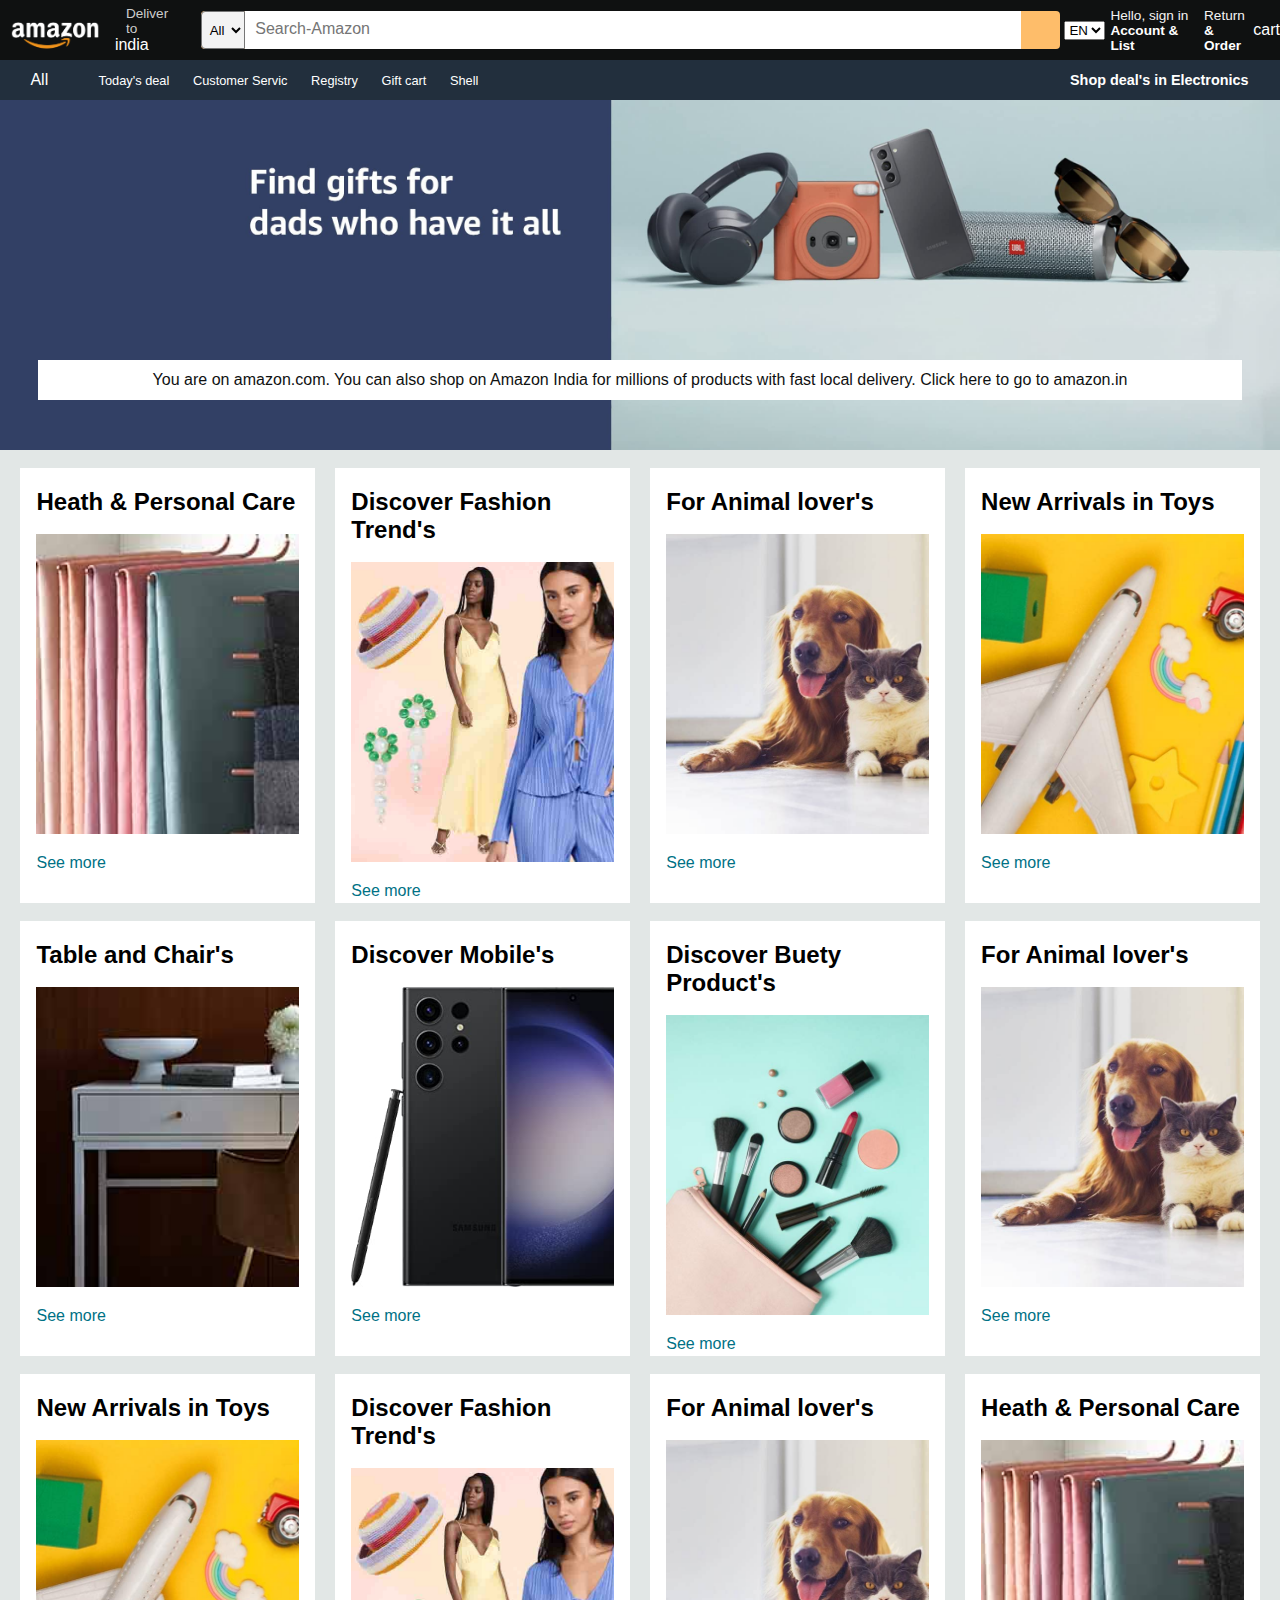
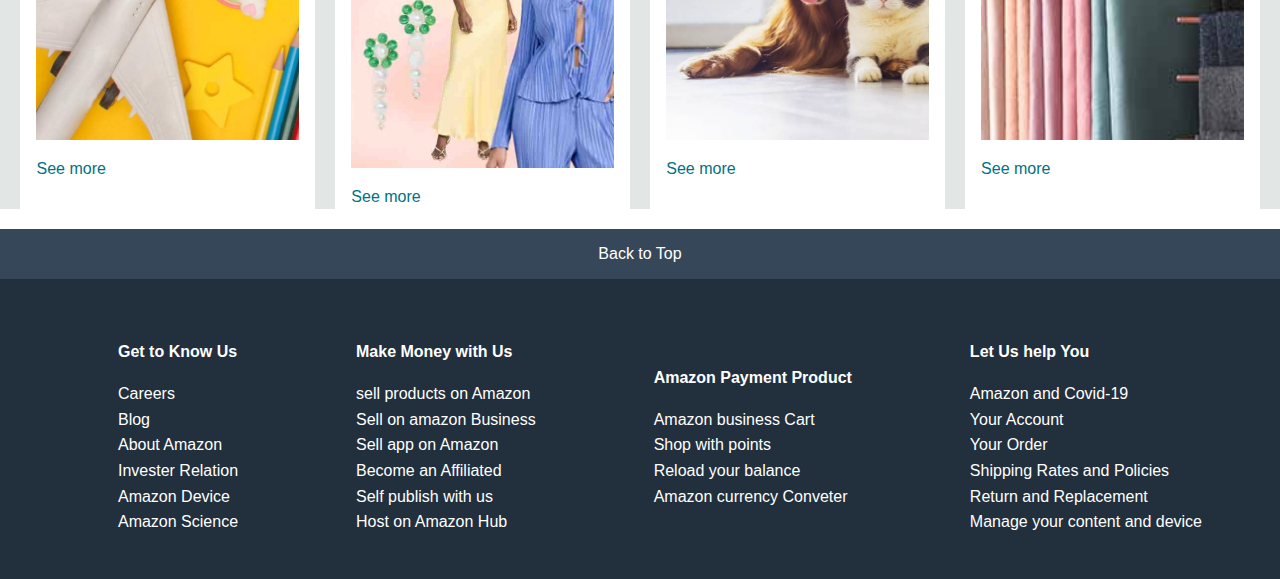
<file: index.html>
<!DOCTYPE html>
<html lang="en">

<head>
    <meta charset="UTF-8">
    <meta name="viewport" content="width=device-width, initial-scale=1.0">
    <title>Document</title>
    <link rel="stylesheet" href="https://cdnjs.cloudflare.com/ajax/libs/font-awesome/6.4.0/css/all.min.css"
        integrity="sha512-iecdLmaskl7CVkqkXNQ/ZH/XLlvWZOJyj7Yy7tcenmpD1ypASozpmT/E0iPtmFIB46ZmdtAc9eNBvH0H/ZpiBw=="
        crossorigin="anonymous" referrerpolicy="no-referrer" />
    <link rel="stylesheet" href="./amazon.css">
</head>

<body>
    <header>
        <div class="navbar">
            <div class="nav-logo border">
                <div class="logo">
                </div>
            </div>
            <div class="nav-address border">
                <p class="first-address ">Deliver to</p>
                <div class="icon-address ">
                    <i class="fa-sharp fa-solid fa-location-dot"></i>
                    <p class="second-address">india</p>
                </div>
            </div>
            <div class="nav-search search-border">
                <select name="" id="" class="search-select">
                    <option value="all">All</option>
                </select>
                <input type="text" placeholder="Search-Amazon" class="search-input">
                <div class="search-icon">
                    <i class="fa-solid fa-magnifying-glass"></i>
                </div>
            </div>
            <div class="language border">
                <i class="fa-solid fa-flag-usa" class="language-icon"></i>
                <select name="" id="" class="language-select">
                    <option value="" class="language-option">EN</option>
                </select>
            </div>

            <div class="sign-in border">
                <p class="sign-hello">Hello, sign in</p>
                <p class="sign-a">Account & List</p>
            </div>

            <div class="sign-in border">
                <p class="sign-hello">Return</p>
                <p class="sign-a">& Order</p>
            </div>

            <div class="cart">
                <i class="fa-solid fa-cart-shopping" class="cart-logo"></i>
                <p>cart</p>
            </div>
        </div>

        <div class="panel">
            <div class="panel-All">
                <i class="fa-solid fa-bars"></i>
                All
            </div>

            <div class="panel-item">
                <p>Today's deal</p>
                <p>Customer Servic</p>
                <p>Registry</p>
                <p>Gift cart</p>
                <p>Shell</p>
            </div>
            <div class="panel-last border">
                <p>Shop deal's in Electronics</p>
            </div>
        </div>
    </header>

    <div class="hero-section">
        <div class="hero-messege">
            <p>You are on amazon.com. You can also shop on Amazon India for millions of products with fast local
                delivery. <a href="#" style="text-decoration: none; color: #0f1111;">Click here to go to amazon.in</a>
            </p>
        </div>
    </div>

    <div class="cart-section">
        <div class="box1 box">
            <div class="box-content">
                <h2>Heath & Personal Care</h2>
                <div class="box-img" style="background-image: url('./box1_image.jpg');"></div>
                <p class="see-more">See more</p>
            </div>
        </div>
        <div class="box2 box">
            <div class="box-content">
                <h2>Discover Fashion Trend's</h2>
                <div class="box-img" style="background-image: url('./box8_image.jpg');"></div>
                <p class="see-more">See more</p>
            </div>
        </div>
        <div class="box3 box">
            <div class="box-content">
                <h2>For Animal lover's</h2>
                <div class="box-img" style="background-image: url('./box6_image.jpg');"></div>
                <p class="see-more">See more</p>
            </div>
        </div>
        <div class="box4 box">
            <div class="box-content">
                <h2>New Arrivals in Toys</h2>
                <div class="box-img" style="background-image: url('./box7_image.jpg');"></div>
                <p class="see-more">See more</p>
            </div>
        </div>
    </div>

    <div class="cart-section">
        <div class="box1 box">
            <div class="box-content">
                <h2>Table and Chair's</h2>
                <div class="box-img" style="background-image: url('./box3_image.jpg');"></div>
                <p class="see-more">See more</p>
            </div>
        </div>
        <div class="box2 box">
            <div class="box-content">
                <h2>Discover Mobile's</h2>
                <div class="box-img" style="background-image: url('./box4_image.jpg');"></div>
                <p class="see-more">See more</p>
            </div>
        </div>
        <div class="box4 box">
            <div class="box-content">
                <h2>Discover Buety Product's</h2>
                <div class="box-img" style="background-image: url('./box5_image.jpg');"></div>
                <p class="see-more">See more</p>
            </div>
        </div>
        <div class="box3 box">
            <div class="box-content">
                <h2>For Animal lover's</h2>
                <div class="box-img" style="background-image: url('./box6_image.jpg');"></div>
                <p class="see-more">See more</p>
            </div>
        </div>

    </div>

    <div class="cart-section">
        <div class="box4 box">
            <div class="box-content">
                <h2>New Arrivals in Toys</h2>
                <div class="box-img" style="background-image: url('./box7_image.jpg');"></div>
                <p class="see-more">See more</p>
            </div>
        </div>
        <div class="box2 box">
            <div class="box-content">
                <h2>Discover Fashion Trend's</h2>
                <div class="box-img" style="background-image: url('./box8_image.jpg');"></div>
                <p class="see-more">See more</p>
            </div>
        </div>
        <div class="box3 box">
            <div class="box-content">
                <h2>For Animal lover's</h2>
                <div class="box-img" style="background-image: url('./box6_image.jpg');"></div>
                <p class="see-more">See more</p>
            </div>
        </div>
        <div class="box1 box">
            <div class="box-content">
                <h2>Heath & Personal Care</h2>
                <div class="box-img" style="background-image: url('./box1_image.jpg');"></div>
                <p class="see-more">See more</p>
            </div>
        </div>

    </div>

    <footer>
        <div class="foot-panel">
            <div class="foot1">
                <p>Back to Top</p>
            </div>

            <div class="foot2">
                <ul>
                    <p style="color: white;">Get to Know Us</p>
                    <a href="">Careers</a>
                    <a href="">Blog</a>
                    <a href="">About Amazon</a>
                    <a href="">Invester Relation</a>
                    <a href="">Amazon Device</a>
                    <a href="">Amazon Science</a>
                </ul>
                <ul>
                    <p style="color: white;">Make Money with Us</p>
                    <a href="">sell products on Amazon</a>
                    <a href="">Sell on amazon Business</a>
                    <a href="">Sell app on Amazon</a>
                    <a href="">Become an Affiliated</a>
                    <a href="">Self publish with us</a>
                    <a href="">Host on Amazon Hub</a>
                </ul>
                <ul>
                    <p style="color: white;">Amazon Payment Product</p>
                    <a href="">Amazon business Cart</a>
                    <a href="">Shop with points</a>
                    <a href="">Reload your balance</a>
                    <a href="">Amazon currency Conveter</a>
                </ul>
                <ul>
                    <p style="color: white;">Let Us help You</p>
                    <a href="">Amazon and Covid-19</a>
                    <a href="">Your Account</a>
                    <a href="">Your Order</a>
                    <a href="">Shipping Rates and Policies</a>
                    <a href="">Return and Replacement</a>
                    <a href="">Manage your content and device</a>
                </ul>

            </div>
        </div>
    </footer>
</body>

</html>
</file>
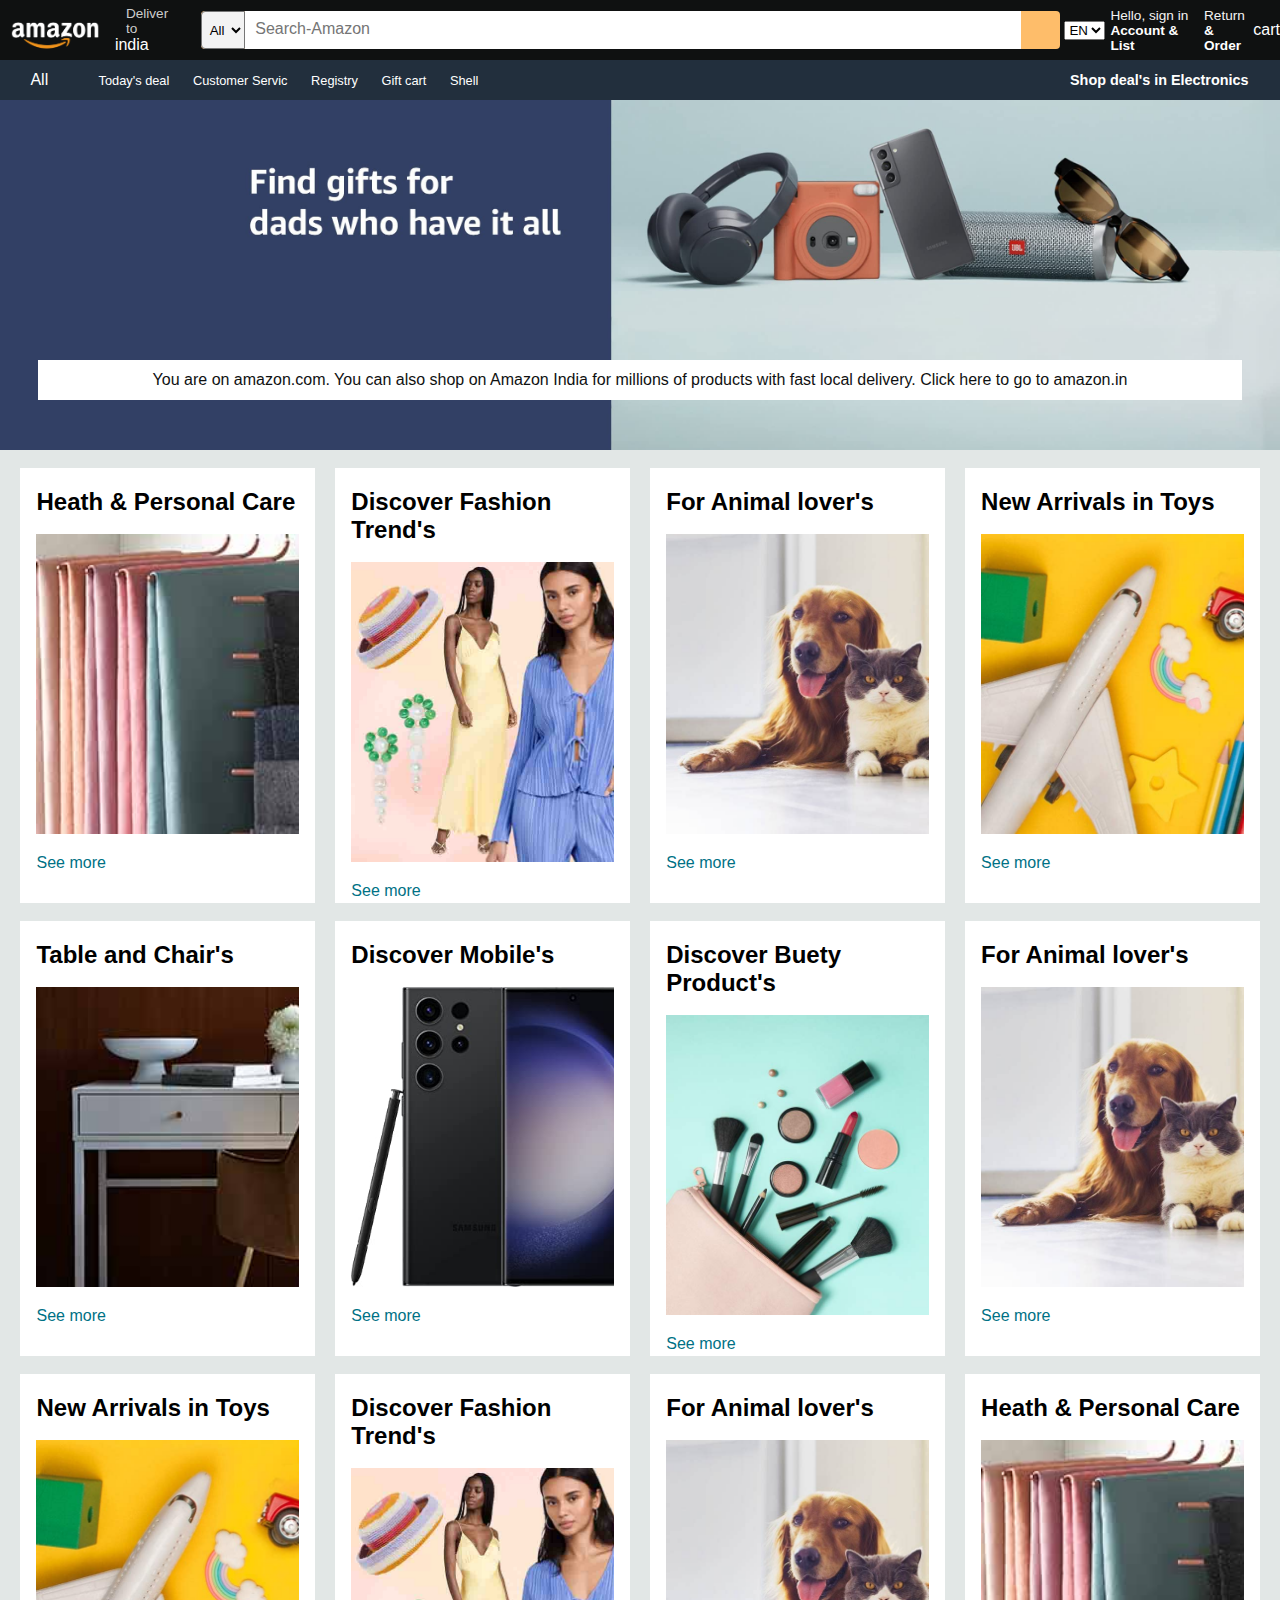
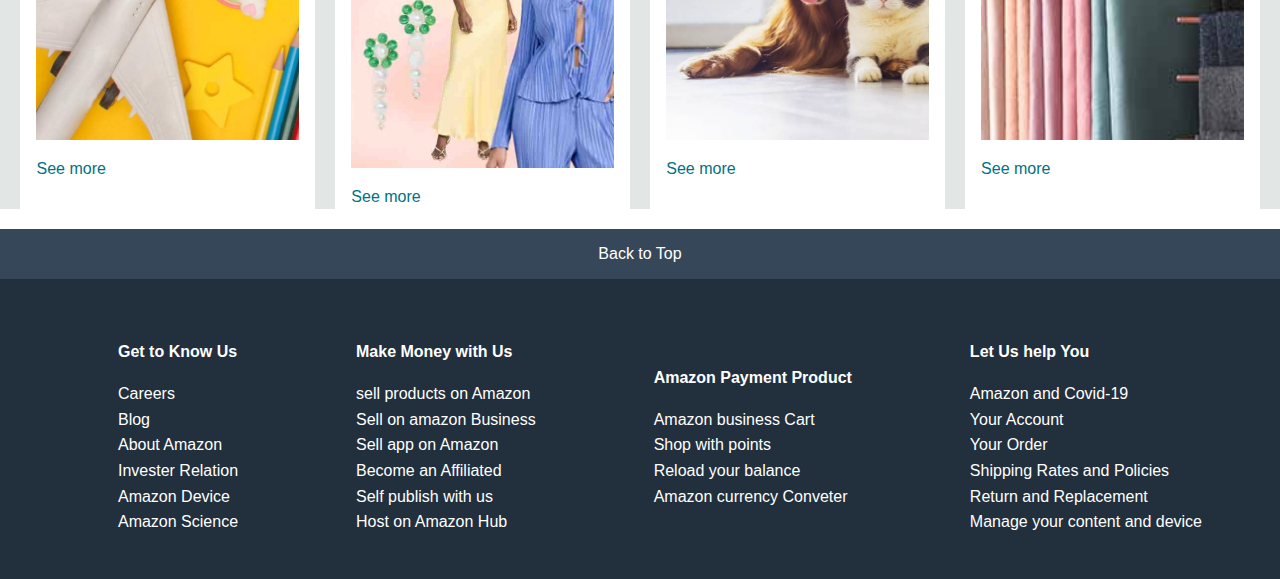
<file: amazon.html>
<!DOCTYPE html>
<html lang="en">
<head>
    <meta charset="UTF-8">
    <meta name="viewport" content="width=device-width, initial-scale=1.0">
    <title>Document</title>
    <link rel="stylesheet" href="https://cdnjs.cloudflare.com/ajax/libs/font-awesome/6.4.0/css/all.min.css" integrity="sha512-iecdLmaskl7CVkqkXNQ/ZH/XLlvWZOJyj7Yy7tcenmpD1ypASozpmT/E0iPtmFIB46ZmdtAc9eNBvH0H/ZpiBw==" crossorigin="anonymous" referrerpolicy="no-referrer" />
    <link rel="stylesheet" href="./amazon.css">
</head>
<body>
    <header>
        <div class="navbar">
            <div class="nav-logo border">
                <div class="logo">
                </div>
            </div>
            <div class="nav-address border">
                <p class="first-address ">Deliver to</p>
                <div class="icon-address ">
                    <i class="fa-sharp fa-solid fa-location-dot"></i>
                    <p class="second-address">india</p>
                </div>
            </div>
            <div class="nav-search search-border">
                <select name="" id="" class="search-select">
                    <option value="all">All</option>
                </select>
                <input type="text" placeholder="Search-Amazon" class="search-input">
                <div class="search-icon">
                    <i class="fa-solid fa-magnifying-glass"></i>
                </div>
            </div>
            <div class="language border">
                <i class="fa-solid fa-flag-usa" class="language-icon"></i>
                <select name="" id="" class="language-select">
                    <option value="" class="language-option">EN</option>
                </select>
            </div>

            <div class="sign-in border">
                <p class="sign-hello">Hello, sign in</p>
                <p class="sign-a">Account & List</p>
            </div>

            <div class="sign-in border">
                <p class="sign-hello">Return</p>
                <p class="sign-a">& Order</p>
            </div>

            <div class="cart">
                <i class="fa-solid fa-cart-shopping" class="cart-logo"></i>
                <p>cart</p>
            </div>
        </div>

        <div class="panel">
            <div class="panel-All">
                <i class="fa-solid fa-bars"></i>
                All
            </div>

            <div class="panel-item">
                <p>Today's deal</p>
                <p>Customer Servic</p>
                <p>Registry</p>
                <p>Gift cart</p>
                <p>Shell</p>
            </div>
            <div class="panel-last border">
                <p>Shop deal's in Electronics</p>
            </div>
        </div>
    </header>

    <div class="hero-section">
        <div class="hero-messege">
            <p>You are on amazon.com. You can also shop on Amazon India for millions of products with fast local delivery. <a href="#" style="text-decoration: none; color: #0f1111;">Click here to go to amazon.in</a></p>
        </div>
    </div>

    <div class="cart-section">
        <div class="box1 box">
            <div class="box-content">
                <h2>Heath & Personal Care</h2>
                <div class="box-img" style="background-image: url('./box1_image.jpg');"></div>
                <p class="see-more">See more</p>
            </div>
        </div>
        <div class="box2 box"><div class="box-content">
            <h2>Discover  Fashion Trend's</h2>
            <div class="box-img" style="background-image: url('./box8_image.jpg');"></div>
            <p class="see-more">See more</p>
        </div></div>
        <div class="box3 box"><div class="box-content">
            <h2>For Animal lover's</h2>
            <div class="box-img" style="background-image: url('./box6_image.jpg');"></div>
            <p class="see-more">See more</p>
        </div></div>
        <div class="box4 box"><div class="box-content">
            <h2>New Arrivals in Toys</h2>
            <div class="box-img" style="background-image: url('./box7_image.jpg');"></div>
            <p class="see-more">See more</p>
        </div></div>
    </div>

    <div class="cart-section">
        <div class="box1 box">
            <div class="box-content">
                <h2>Table and Chair's</h2>
                <div class="box-img" style="background-image: url('./box3_image.jpg');"></div>
                <p class="see-more">See more</p>
            </div>
        </div>
        <div class="box2 box"><div class="box-content">
            <h2>Discover Mobile's</h2>
            <div class="box-img" style="background-image: url('./box4_image.jpg');"></div>
            <p class="see-more">See more</p>
        </div></div>
        <div class="box4 box"><div class="box-content">
            <h2>Discover Buety Product's</h2>
            <div class="box-img" style="background-image: url('./box5_image.jpg');"></div>
            <p class="see-more">See more</p>
        </div></div>
        <div class="box3 box"><div class="box-content">
            <h2>For Animal lover's</h2>
            <div class="box-img" style="background-image: url('./box6_image.jpg');"></div>
            <p class="see-more">See more</p>
        </div></div>
        
    </div>

    <div class="cart-section">
        <div class="box4 box"><div class="box-content">
            <h2>New Arrivals in Toys</h2>
            <div class="box-img" style="background-image: url('./box7_image.jpg');"></div>
            <p class="see-more">See more</p>
        </div></div>
        <div class="box2 box"><div class="box-content">
            <h2>Discover  Fashion Trend's</h2>
            <div class="box-img" style="background-image: url('./box8_image.jpg');"></div>
            <p class="see-more">See more</p>
        </div></div>
        <div class="box3 box"><div class="box-content">
            <h2>For Animal lover's</h2>
            <div class="box-img" style="background-image: url('./box6_image.jpg');"></div>
            <p class="see-more">See more</p>
        </div></div>
        <div class="box1 box">
            <div class="box-content">
                <h2>Heath & Personal Care</h2>
                <div class="box-img" style="background-image: url('./box1_image.jpg');"></div>
                <p class="see-more">See more</p>
            </div>
        </div>
        
    </div>

    <footer>
        <div class="foot-panel">
            <div class="foot1">
                <p>Back to Top</p>
            </div>

            <div class="foot2">
                <ul>
                    <p style="color: white;">Get to Know Us</p>
                <a href="">Careers</a>
                <a href="">Blog</a>
                <a href="">About Amazon</a>
                <a href="">Invester Relation</a>
                <a href="">Amazon Device</a>
                <a href="">Amazon Science</a>
                </ul>
                <ul>
                    <p style="color: white;">Make Money with Us</p>
                <a href="">sell products on Amazon</a>
                <a href="">Sell on amazon Business</a>
                <a href="">Sell app on Amazon</a>
                <a href="">Become an Affiliated</a>
                <a href="">Self publish with us</a>
                <a href="">Host on Amazon Hub</a>
                </ul>
                <ul>
                    <p style="color: white;">Amazon Payment Product</p>
                <a href="">Amazon business Cart</a>
                <a href="">Shop with points</a>
                <a href="">Reload your balance</a>
                <a href="">Amazon currency Conveter</a>
                </ul>
                <ul>
                    <p style="color: white;">Let Us help You</p>
                <a href="">Amazon and Covid-19</a>
                <a href="">Your Account</a>
                <a href="">Your Order</a>
                <a href="">Shipping Rates and Policies</a>
                <a href="">Return and Replacement</a>
                <a href="">Manage your content and device</a>
                </ul>
                
            </div>
        </div>
    </footer>
</body>
</html>
</file>
<file: amazon.css>
*{
    margin: 0;
    font-family: Arial;
    border: border-box;
}

.navbar{
    height: 60px;
    background-color: #0f1111;
    color:white;
    display: flex;
    align-items: center;
    justify-content: space-evenly;
}

.nav-logo{
    height: 50px;
    width: 113px;

}
.logo{
    background-image: url('./amazon_logo.png');
    background-size: cover;
    height: 50px;
    width: 100%;
}

.border{
    border: 1.5px solid transparent;
}

.border:hover{
    border: 2px solid white;
}

/* box2 */
.icon-address{
    display: flex;
}

.first-address{
    color: #cccccc;
    margin-left: 15px;
    font-size: 0.85rem;
}

.second-address{
    margin-left: 4px;
}

/* box3 */
.nav-search{
    display: flex;
    justify-content: space-evenly;
    height: 38px;
    width: 900px;
    margin-left: 20px;
    background-color: #febd6a;
    border-radius: 4px;
    border: none;
}

.search-select{
    border-top-left-radius: 4px;
    border-bottom-left-radius: 4px ;
    background-color: #f3f3f3;
    text-align: center;
    width: 50px;
}

.search-input{
    width: 100%;
    padding: 7px 10px 10px 10px;
    /* font-weight: bold; */
    font-size: medium;
    border:none
}

.search-icon{
    height: 38px;
    width: 45px;
    display: flex;
    justify-content: center;
    align-items: center;
    font-size: 1.2rem;
    color: black;
}

/* .search-border{
    border: 3px solid #f08804;
} */

.search-border:hover{
    border: 3px solid #f08804;
}

.language{
    display: flex;
    justify-content: center;
    align-items: center;
}
.language-select{
    /* background-color: #0f1111; */
    margin: 3px;
}
.language-option{
    color: white;
}
.language-icon{
    margin-right: 3px;
}
.sign-hello{
    font-size: 0.85rem;
    color: #f3f3f3;
}
.sign-a{
    font-size: 0.85rem;
    font-weight: bold;
}
.cart{
    display: flex;
}

.cart-logo{
    font-size: 38px;
}

.panel{
    display: flex;
    height: 40px;
    background-color: #222f3d;
    color: white;
    align-items: center;
    justify-content: space-evenly;
}
.panel-item p {
    display: inline;
    margin-left: 20px;
}
.panel-item{
    width: 75%;
    font-size: 0.8rem;
}

.panel-last{
    font-size: 0.9rem;
    font-weight: 700;
}

/* hero-section */

.hero-section{
    background-image: url("hero_image.jpg");
    background-size: cover;
    height: 350px;
    display:flex;
    justify-content: center;
    align-items: flex-end;

}

.hero-messege{
    background-color: white;
    color: #0f1111;
    height: 40px;
    display: flex;
    justify-content: center;
    align-items: center;
    width: 94%;
    margin-bottom: 50px;
    
}

/* cart-section */
.cart-section{
    display: flex;
    justify-content: space-evenly;
    background-color: #e2e7e6;
}

.box{
    height: 400px;
/* border: 2px solid black; */
    width: 23%;
    background-color: white;
    padding: 20px 0px 15px;
    margin-top: 18px;
}



.box-img{
    height: 300px;
    margin-top: 18px;
    background-size: cover;
}

.box-content{
   margin-left: 1rem;
   margin-right: 1rem;
}

.box-content p{
    color:#007185;
    margin-top: 20px;
    text-decoration: none;
 }

 footer{
    margin-top: 20px;
 }
.foot1{
    background-color: #37475a;
    color: white;
    height: 50px;
    display: flex;
    justify-content: center;
    align-items: center;
    font-size: 0.85;
}
a{
    text-decoration: none;
    color: white;
}

.foot2{
    height: 300px;
    background-color: #222f3d;
    display: flex;
    justify-content: space-evenly;
    align-items: center;
}

ul a{
    display: block;
    font-size: 1rem;
    line-height: 1.6;
}

ul p{
    font-weight: 700;
    margin: 20px 0px;
}
</file>
